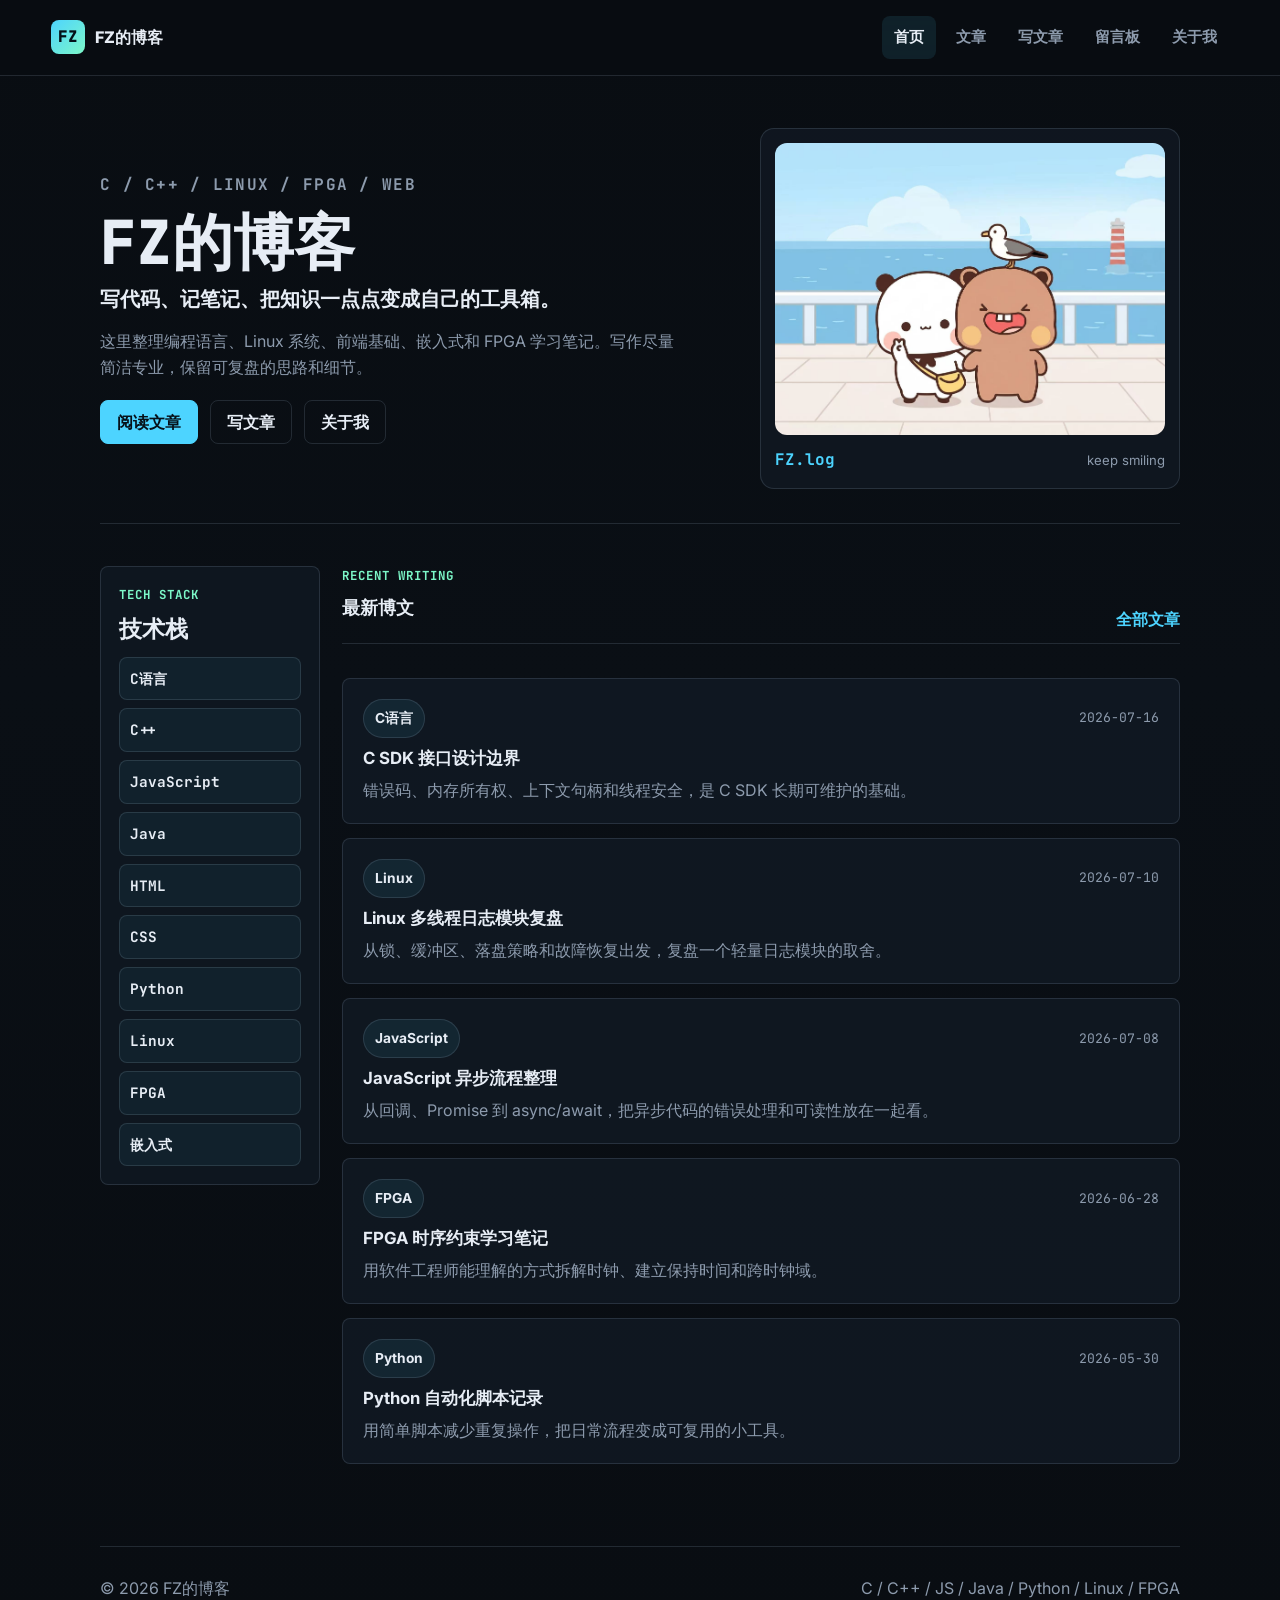
<file: index.html>
<!doctype html>
<html lang="zh-CN">
<head>
  <meta charset="UTF-8" />
  <meta name="viewport" content="width=device-width, initial-scale=1.0" />
  <meta name="description" content="FZ的技术博客，记录 C语言、C++、JavaScript、Java、HTML、CSS、Python、Linux 和 FPGA 学习。" />
  <title>FZ的博客 | Tech Blog</title>
  <link rel="preconnect" href="https://fonts.googleapis.com" />
  <link rel="preconnect" href="https://fonts.gstatic.com" crossorigin />
  <link href="https://fonts.googleapis.com/css2?family=Inter:wght@400;500;600;700;800&amp;family=JetBrains+Mono:wght@400;500;700&amp;display=swap" rel="stylesheet" />
  <link rel="stylesheet" href="styles.css" />
  <link rel="stylesheet" href="fz-overrides.css" />
</head>
<body>
  <header class="topbar">
    <a class="brand" href="index.html" aria-label="FZ的博客首页"><span class="brand-mark">FZ</span><span>FZ的博客</span></a>
    <button class="nav-toggle" type="button" aria-label="打开导航" data-nav-toggle>☰</button>
    <nav class="nav" data-nav>
      <a class="active" href="index.html">首页</a>
      <a href="articles.html">文章</a>
      <a href="write.html">写文章</a>
      <a href="projects.html">留言板</a>

      <a href="about.html">关于我</a>

    </nav>
  </header>

  <main>
    <section class="hero-shell blog-intro avatar-intro">
      <div class="hero-copy">
        <p class="eyebrow">C / C++ / Linux / FPGA / Web</p>
        <h1>FZ的博客</h1>
        <p class="intro-line">写代码、记笔记、把知识一点点变成自己的工具箱。</p>
        <p>这里整理编程语言、Linux 系统、前端基础、嵌入式和 FPGA 学习笔记。写作尽量简洁专业，保留可复盘的思路和细节。</p>
        <div class="hero-actions compact-actions">
          <a class="btn primary" href="articles.html">阅读文章</a>
          <a class="btn ghost" href="write.html">写文章</a>
          <a class="btn ghost" href="about.html">关于我</a>
        </div>
      </div>
      <aside class="avatar-card" aria-label="首页头像">
        <img src="assets/home-friends.png" alt="海边栏杆旁的熊猫和棕熊卡通插画" />
        <div><strong>FZ.log</strong><span>keep smiling</span></div>
      </aside>
    </section>

    <section class="section home-layout" aria-label="首页内容">
      <aside class="stack-sidebar" aria-label="技术栈">
        <p class="kicker">Tech Stack</p>
        <h2>技术栈</h2>
        <div class="stack-list">
          <a href="articles.html?category=C">C语言</a>
          <a href="articles.html?category=CPP">C++</a>
          <a href="articles.html?category=JavaScript">JavaScript</a>
          <a href="articles.html?category=Java">Java</a>
          <a href="articles.html?category=HTML">HTML</a>
          <a href="articles.html?category=CSS">CSS</a>
          <a href="articles.html?category=Python">Python</a>
          <a href="articles.html?category=Linux">Linux</a>
          <a href="articles.html?category=FPGA">FPGA</a>
          <a href="articles.html?category=Embedded">嵌入式</a>
        </div>
      </aside>

      <div class="home-feed">
        <div class="section-head">
          <div>
            <p class="kicker">Recent Writing</p>
            <h2>最新博文</h2>
          </div>
          <a class="text-link" href="articles.html">全部文章</a>
        </div>

        <article class="blog-list-card">
          <div><span class="pill">C语言</span><time>2026-07-16</time></div>
          <h3><a href="articles.html">C SDK 接口设计边界</a></h3>
          <p>错误码、内存所有权、上下文句柄和线程安全，是 C SDK 长期可维护的基础。</p>
        </article>
        <article class="blog-list-card">
          <div><span class="pill">Linux</span><time>2026-07-10</time></div>
          <h3><a href="articles.html">Linux 多线程日志模块复盘</a></h3>
          <p>从锁、缓冲区、落盘策略和故障恢复出发，复盘一个轻量日志模块的取舍。</p>
        </article>
        <article class="blog-list-card">
          <div><span class="pill">JavaScript</span><time>2026-07-08</time></div>
          <h3><a href="articles.html">JavaScript 异步流程整理</a></h3>
          <p>从回调、Promise 到 async/await，把异步代码的错误处理和可读性放在一起看。</p>
        </article>
        <article class="blog-list-card">
          <div><span class="pill">FPGA</span><time>2026-06-28</time></div>
          <h3><a href="articles.html">FPGA 时序约束学习笔记</a></h3>
          <p>用软件工程师能理解的方式拆解时钟、建立保持时间和跨时钟域。</p>
        </article>
        <article class="blog-list-card">
          <div><span class="pill">Python</span><time>2026-05-30</time></div>
          <h3><a href="articles.html">Python 自动化脚本记录</a></h3>
          <p>用简单脚本减少重复操作，把日常流程变成可复用的小工具。</p>
        </article>
      </div>
    </section>
  </main>

  <footer class="footer"><span>© 2026 FZ的博客</span><span>C / C++ / JS / Java / Python / Linux / FPGA</span></footer>
  <script src="script.js"></script>
</body>
</html>
</file>
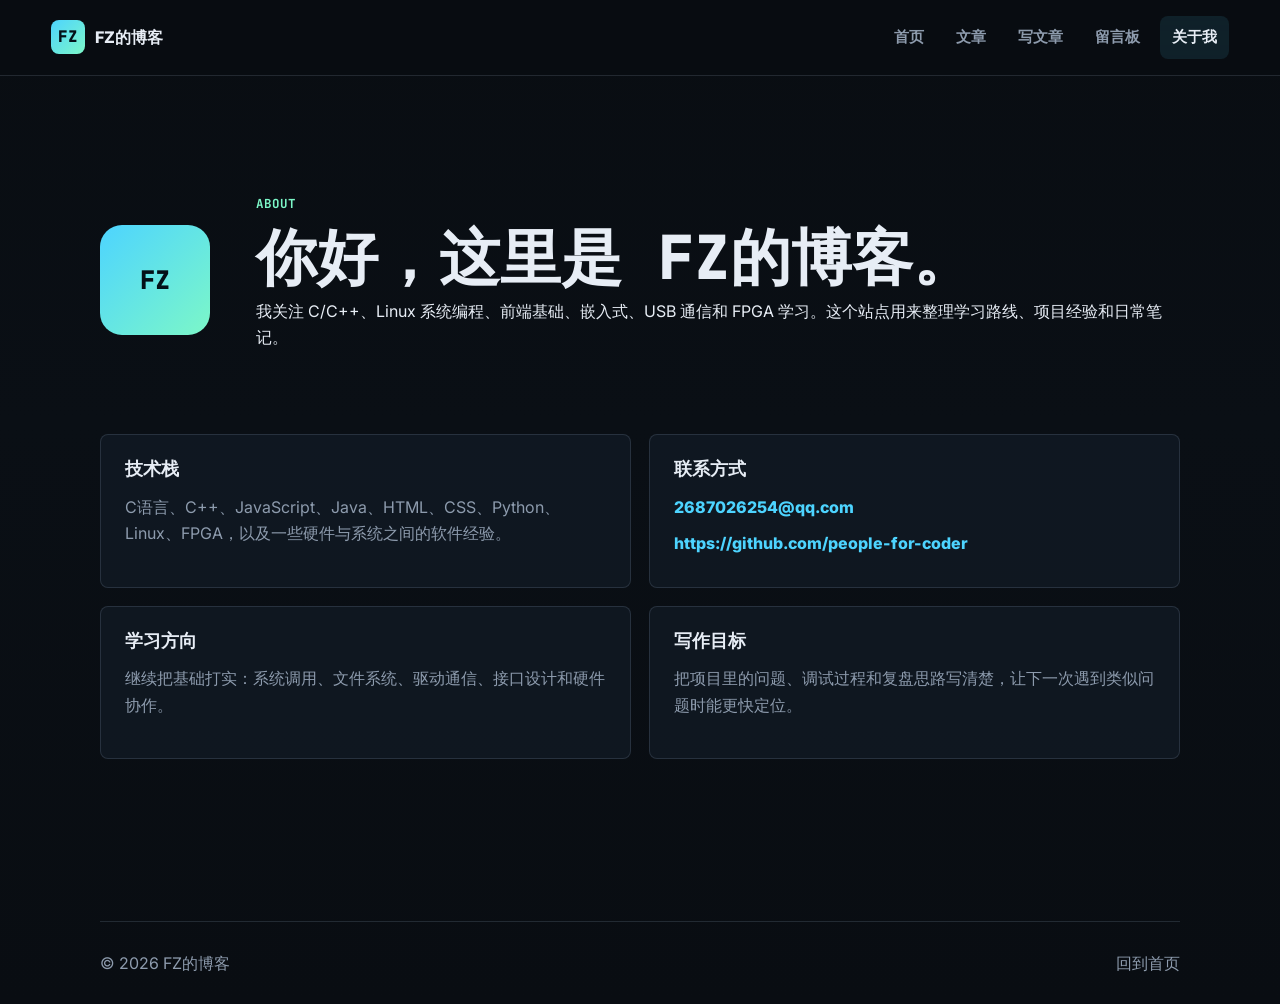
<file: about.html>
<!doctype html>
<html lang="zh-CN">
<head>
  <meta charset="UTF-8" />
  <meta name="viewport" content="width=device-width, initial-scale=1.0" />
  <title>关于我 | FZ的博客</title>
  <link rel="preconnect" href="https://fonts.googleapis.com" />
  <link rel="preconnect" href="https://fonts.gstatic.com" crossorigin />
  <link href="https://fonts.googleapis.com/css2?family=Inter:wght@400;500;600;700;800&amp;family=JetBrains+Mono:wght@400;500;700&amp;display=swap" rel="stylesheet" />
  <link rel="stylesheet" href="styles.css" />
  <link rel="stylesheet" href="fz-overrides.css" />
</head>
<body>
  <header class="topbar">
    <a class="brand" href="index.html"><span class="brand-mark">FZ</span><span>FZ的博客</span></a>
    <button class="nav-toggle" type="button" aria-label="打开导航" data-nav-toggle>☰</button>
    <nav class="nav" data-nav><a href="index.html">首页</a><a href="articles.html">文章</a><a href="write.html">写文章</a><a href="projects.html">留言板</a><a class="active" href="about.html">关于我</a></nav>
  </header>
  <main class="page">
    <section class="about-hero">
      <div class="avatar large">FZ</div>
      <div>
        <p class="kicker">About</p>
        <h1>你好，这里是 FZ的博客。</h1>
        <p>我关注 C/C++、Linux 系统编程、前端基础、嵌入式、USB 通信和 FPGA 学习。这个站点用来整理学习路线、项目经验和日常笔记。</p>
      </div>
    </section>
    <section class="section grid-2">
      <article class="panel">
        <h2>技术栈</h2>
        <p>C语言、C++、JavaScript、Java、HTML、CSS、Python、Linux、FPGA，以及一些硬件与系统之间的软件经验。</p>
      </article>
      <article class="panel">
        <h2>联系方式</h2>
        <div class="contact-links">
          <a href="mailto:2687026254@qq.com">2687026254@qq.com</a>
          <a href="https://github.com/people-for-coder" target="_blank" rel="noreferrer">https://github.com/people-for-coder</a>
        </div>
      </article>
      <article class="panel">
        <h2>学习方向</h2>
        <p>继续把基础打实：系统调用、文件系统、驱动通信、接口设计和硬件协作。</p>
      </article>
      <article class="panel">
        <h2>写作目标</h2>
        <p>把项目里的问题、调试过程和复盘思路写清楚，让下一次遇到类似问题时能更快定位。</p>
      </article>
    </section>
  </main>
  <footer class="footer"><span>© 2026 FZ的博客</span><a href="index.html">回到首页</a></footer>
  <script src="script.js"></script>
</body>
</html>
</file>
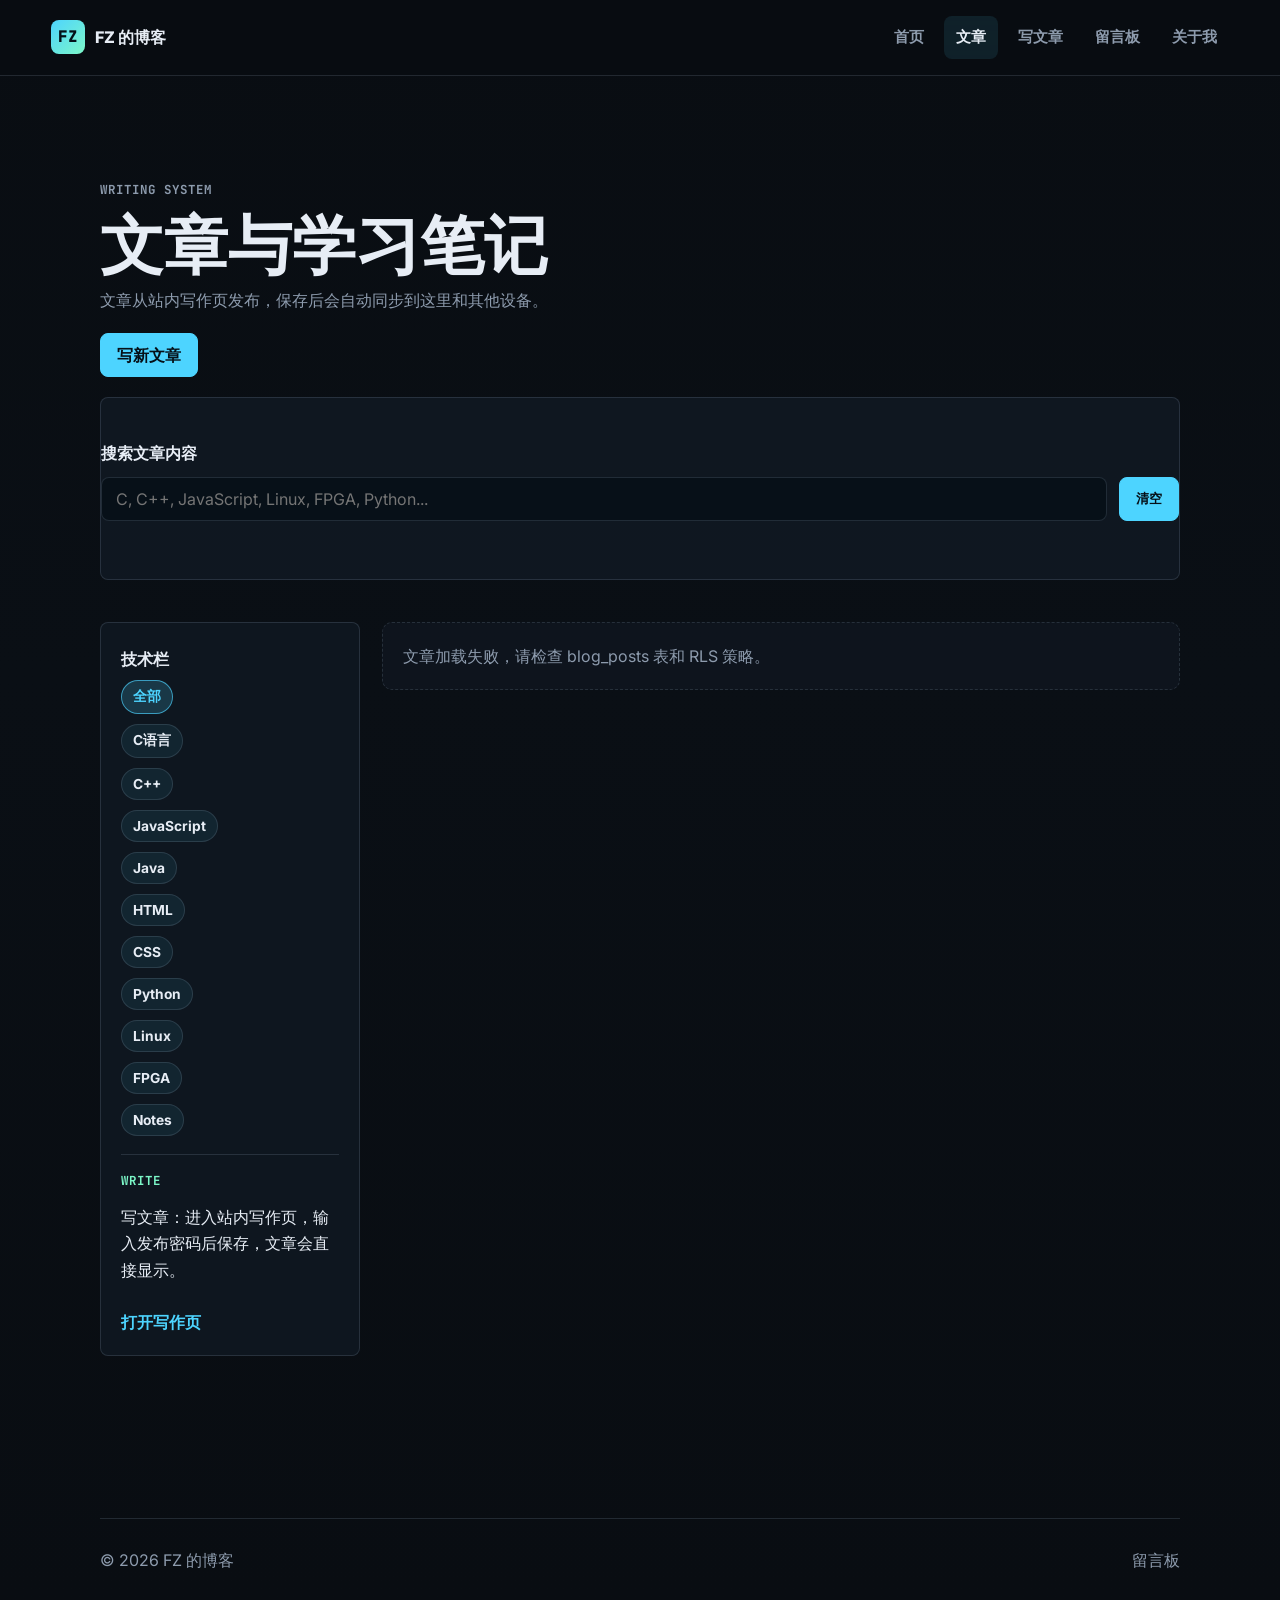
<file: articles.html>
<!doctype html>
<html lang="zh-CN">
<head>
  <meta charset="UTF-8" />
  <meta name="viewport" content="width=device-width, initial-scale=1.0" />
  <title>文章 | FZ 的博客</title>
  <link rel="preconnect" href="https://fonts.googleapis.com" />
  <link rel="preconnect" href="https://fonts.gstatic.com" crossorigin />
  <link href="https://fonts.googleapis.com/css2?family=Inter:wght@400;500;600;700;800&amp;family=JetBrains+Mono:wght@400;500;700&amp;display=swap" rel="stylesheet" />
  <link rel="stylesheet" href="styles.css" />
  <link rel="stylesheet" href="fz-overrides.css" />
</head>
<body>
  <header class="topbar">
    <a class="brand" href="index.html"><span class="brand-mark">FZ</span><span>FZ 的博客</span></a>
    <button class="nav-toggle" type="button" aria-label="打开导航" data-nav-toggle>☰</button>
    <nav class="nav" data-nav>
      <a href="index.html">首页</a>
      <a class="active" href="articles.html">文章</a>
      <a href="write.html">写文章</a>
      <a href="projects.html">留言板</a>
      <a href="about.html">关于我</a>
    </nav>
  </header>

  <main class="page">
    <section class="page-title">
      <p class="kicker">Writing System</p>
      <h1>文章与学习笔记</h1>
      <p>文章从站内写作页发布，保存后会自动同步到这里和其他设备。</p>
      <div class="hero-actions compact-actions">
        <a class="btn primary" href="write.html">写新文章</a>
      </div>
    </section>

    <section class="section search-panel">
      <label for="searchInput">搜索文章内容</label>
      <div class="search-row">
        <input id="searchInput" type="search" placeholder="C, C++, JavaScript, Linux, FPGA, Python..." data-blog-search-input />
        <button class="btn primary" type="button" data-blog-clear-search>清空</button>
      </div>
      <div class="search-results" data-blog-search-results></div>
    </section>

    <section class="section layout-sidebar">
      <aside class="sidebar">
        <h2>技术栏</h2>
        <div class="tag-cloud vertical" data-blog-filter-group>
          <button class="active" data-filter="all">全部</button>
          <button data-filter="C">C语言</button>
          <button data-filter="CPP">C++</button>
          <button data-filter="JavaScript">JavaScript</button>
          <button data-filter="Java">Java</button>
          <button data-filter="HTML">HTML</button>
          <button data-filter="CSS">CSS</button>
          <button data-filter="Python">Python</button>
          <button data-filter="Linux">Linux</button>
          <button data-filter="FPGA">FPGA</button>
          <button data-filter="Notes">Notes</button>
        </div>
        <div class="writer-note">
          <p class="kicker">Write</p>
          <p>写文章：进入站内写作页，输入发布密码后保存，文章会直接显示。</p>
          <a class="text-link" href="write.html">打开写作页</a>
        </div>
      </aside>

      <div class="article-list" data-dynamic-article-list>
        <p class="message-empty">正在加载文章...</p>
      </div>
    </section>
  </main>

  <footer class="footer">
    <span>© 2026 FZ 的博客</span>
    <a href="projects.html">留言板</a>
  </footer>
  <script src="config.js"></script>
  <script src="script.js"></script>
  <script src="blog.js"></script>
</body>
</html>
</file>
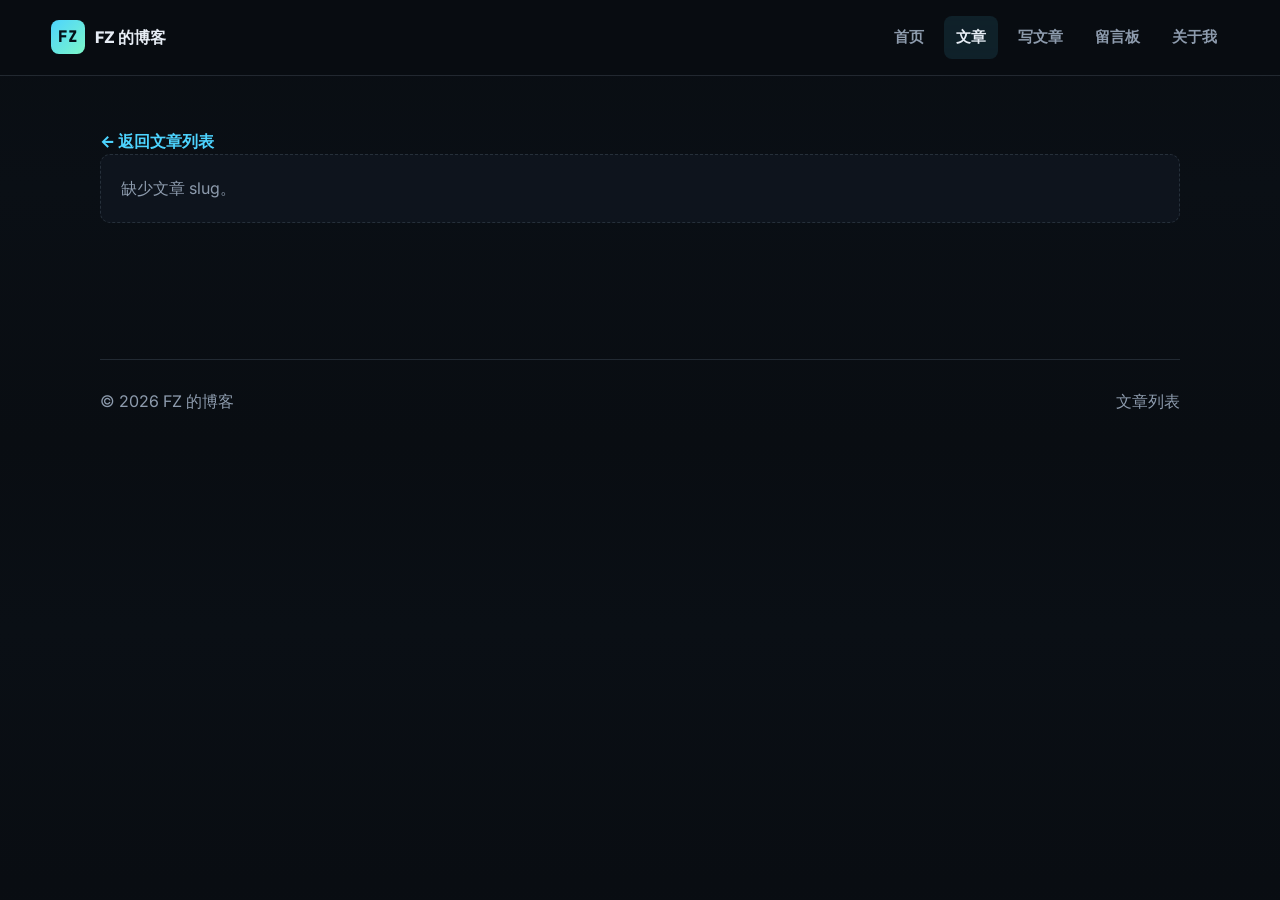
<file: post.html>
<!doctype html>
<html lang="zh-CN">
<head>
  <meta charset="UTF-8" />
  <meta name="viewport" content="width=device-width, initial-scale=1.0" />
  <title>文章 | FZ 的博客</title>
  <link rel="preconnect" href="https://fonts.googleapis.com" />
  <link rel="preconnect" href="https://fonts.gstatic.com" crossorigin />
  <link href="https://fonts.googleapis.com/css2?family=Inter:wght@400;500;600;700;800&amp;family=JetBrains+Mono:wght@400;500;700&amp;display=swap" rel="stylesheet" />
  <link rel="stylesheet" href="styles.css" />
  <link rel="stylesheet" href="fz-overrides.css" />
</head>
<body>
  <header class="topbar">
    <a class="brand" href="index.html"><span class="brand-mark">FZ</span><span>FZ 的博客</span></a>
    <button class="nav-toggle" type="button" aria-label="打开导航" data-nav-toggle>☰</button>
    <nav class="nav" data-nav>
      <a href="index.html">首页</a>
      <a class="active" href="articles.html">文章</a>
      <a href="write.html">写文章</a>
      <a href="projects.html">留言板</a>
      <a href="about.html">关于我</a>
    </nav>
  </header>

  <main class="page article-page">
    <a class="back-link" href="articles.html">← 返回文章列表</a>
    <article data-post-detail>
      <section class="article-hero">
        <p class="kicker">Post</p>
        <h1>正在加载文章...</h1>
      </section>
    </article>

    <section class="section comments-section" data-comments-section hidden>
      <div class="section-head">
        <div>
          <p class="kicker">Comments</p>
          <h2>评论</h2>
        </div>
      </div>

      <form class="comment-form" data-comment-form>
        <label>
          昵称
          <input type="text" name="author_name" maxlength="40" minlength="2" placeholder="你的昵称" required />
        </label>
        <label>
          评论内容
          <textarea name="content" rows="4" maxlength="1200" minlength="2" placeholder="写下你的想法。" required></textarea>
        </label>
        <div class="composer-actions">
          <p data-comment-status aria-live="polite"></p>
          <button class="btn primary" type="submit">发表评论</button>
        </div>
      </form>

      <div class="comments-list" data-comments-list>
        <p class="message-empty">正在加载评论...</p>
      </div>
    </section>
  </main>

  <footer class="footer">
    <span>© 2026 FZ 的博客</span>
    <a href="articles.html">文章列表</a>
  </footer>
  <script src="config.js"></script>
  <script src="script.js"></script>
  <script src="blog.js"></script>
</body>
</html>
</file>
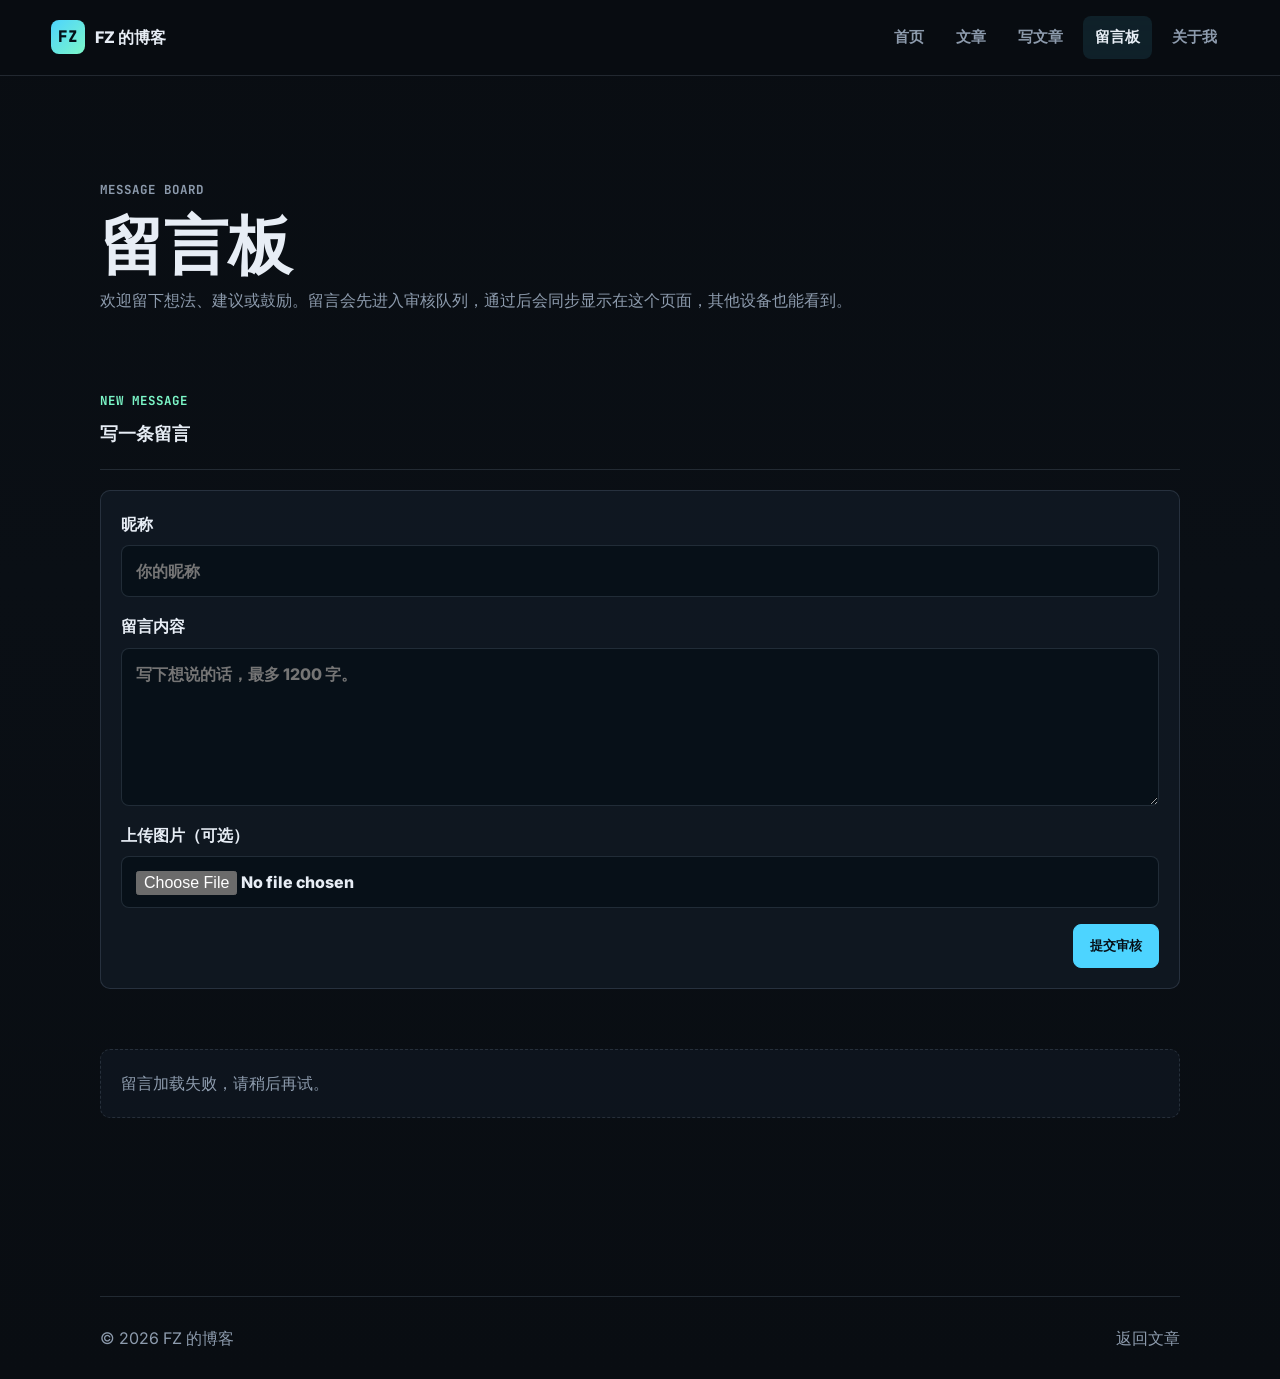
<file: projects.html>
<!doctype html>
<html lang="zh-CN">
<head>
  <meta charset="UTF-8" />
  <meta name="viewport" content="width=device-width, initial-scale=1.0" />
  <title>留言板 | FZ 的博客</title>
  <link rel="preconnect" href="https://fonts.googleapis.com" />
  <link rel="preconnect" href="https://fonts.gstatic.com" crossorigin />
  <link href="https://fonts.googleapis.com/css2?family=Inter:wght@400;500;600;700;800&amp;family=JetBrains+Mono:wght@400;500;700&amp;display=swap" rel="stylesheet" />
  <link rel="stylesheet" href="styles.css" />
  <link rel="stylesheet" href="fz-overrides.css" />
</head>
<body>
  <header class="topbar">
    <a class="brand" href="index.html"><span class="brand-mark">FZ</span><span>FZ 的博客</span></a>
    <button class="nav-toggle" type="button" aria-label="打开导航" data-nav-toggle>☰</button>
    <nav class="nav" data-nav>
      <a href="index.html">首页</a>
      <a href="articles.html">文章</a>
      <a href="write.html">写文章</a>
      <a class="active" href="projects.html">留言板</a>
      <a href="about.html">关于我</a>
    </nav>
  </header>

  <main class="page">
    <section class="page-title">
      <p class="kicker">Message Board</p>
      <h1>留言板</h1>
      <p>欢迎留下想法、建议或鼓励。留言会先进入审核队列，通过后会同步显示在这个页面，其他设备也能看到。</p>
    </section>

    <section class="section guestbook-composer" aria-label="写留言">
      <div class="section-head">
        <div>
          <p class="kicker">New Message</p>
          <h2>写一条留言</h2>
        </div>
      </div>
      <form class="message-form" data-message-form>
        <label>
          昵称
          <input type="text" name="author_name" maxlength="40" minlength="2" placeholder="你的昵称" required />
        </label>
        <label>
          留言内容
          <textarea name="content" rows="5" maxlength="1200" minlength="4" placeholder="写下想说的话，最多 1200 字。" required></textarea>
        </label>
        <label>
          上传图片（可选）
          <input type="file" name="image" accept="image/*" data-message-image />
        </label>
        <div class="message-preview is-hidden" data-message-preview>
          <img alt="上传图片预览" data-message-preview-image />
          <button class="btn ghost" type="button" data-clear-message-image>移除图片</button>
        </div>
        <div class="composer-actions">
          <p data-message-status aria-live="polite"></p>
          <button class="btn primary" type="submit">提交审核</button>
        </div>
      </form>
    </section>

    <section class="section guestbook-list" aria-label="留言列表">
      <div class="guestbook-remote-list" data-remote-messages>
        <p class="message-empty">正在加载留言...</p>
      </div>
    </section>
  </main>

  <footer class="footer"><span>© 2026 FZ 的博客</span><a href="articles.html">返回文章</a></footer>
  <script src="config.js"></script>
  <script src="script.js"></script>
</body>
</html>
</file>
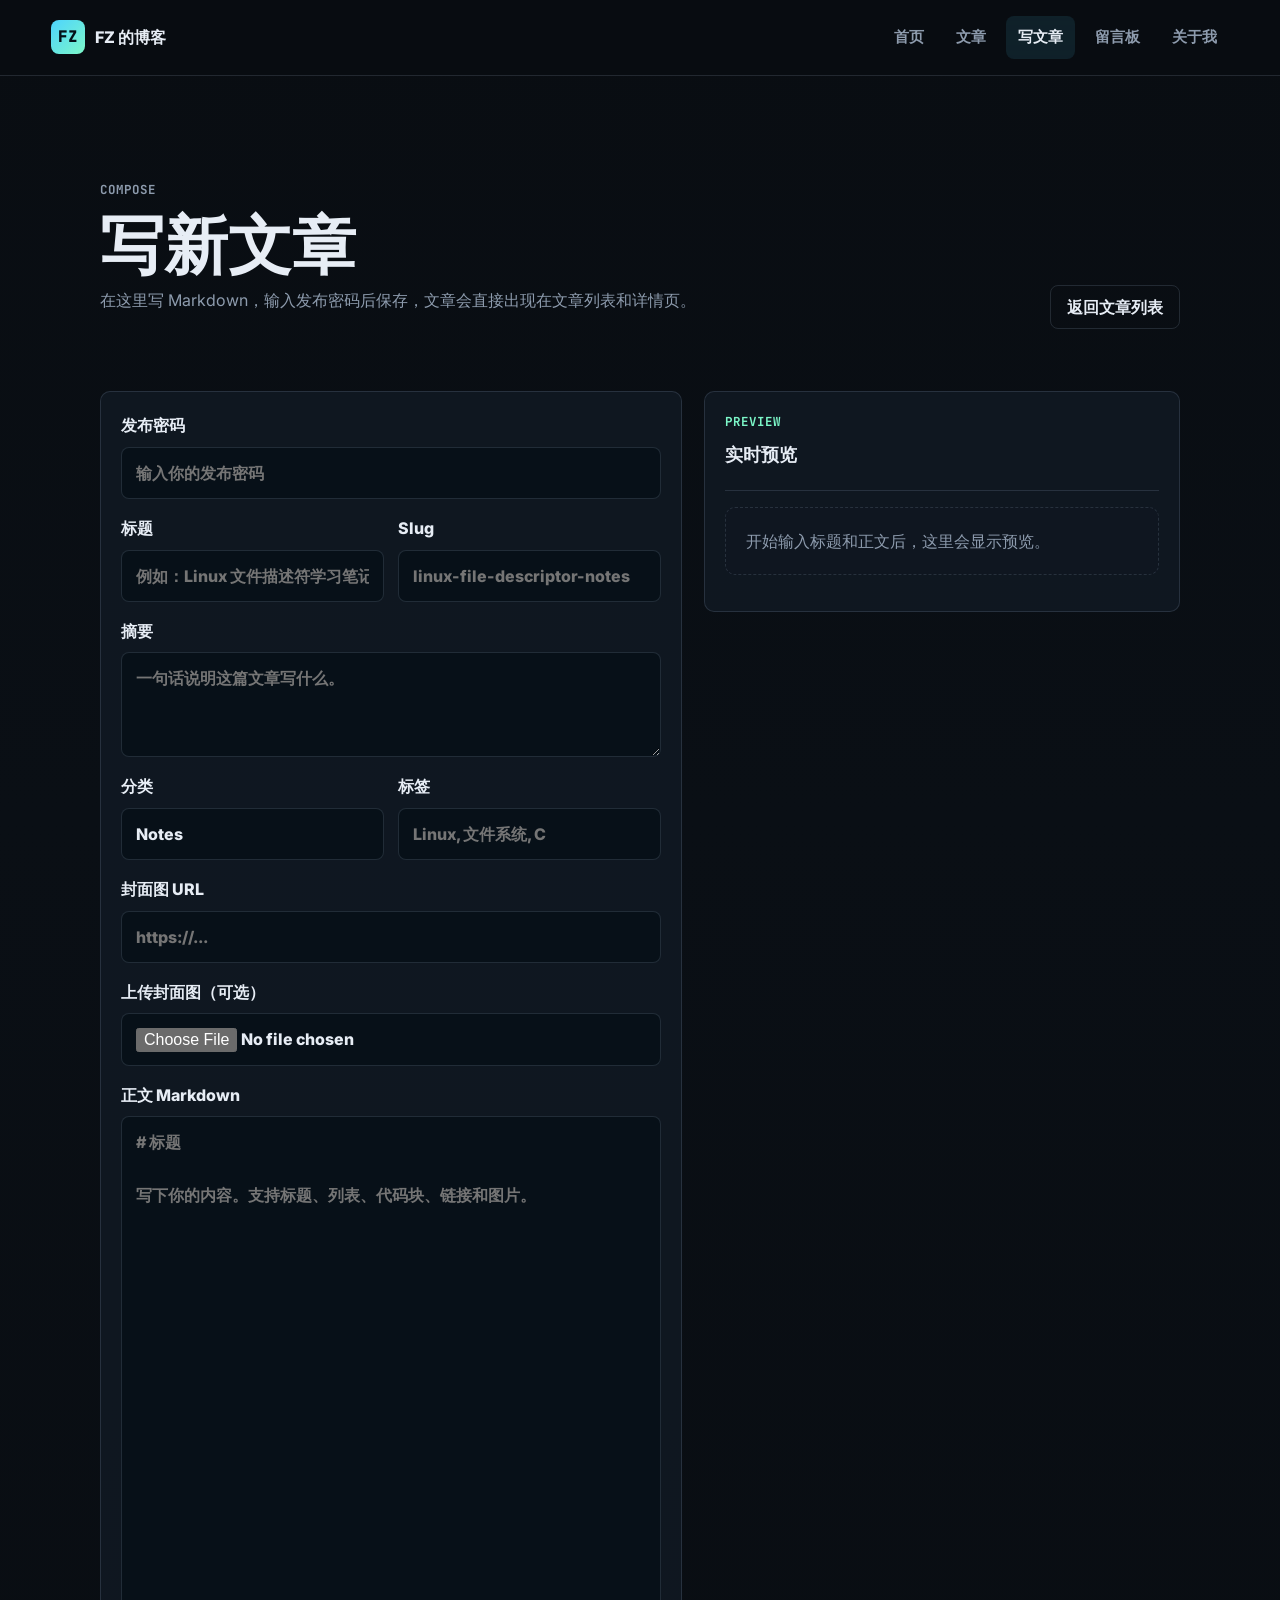
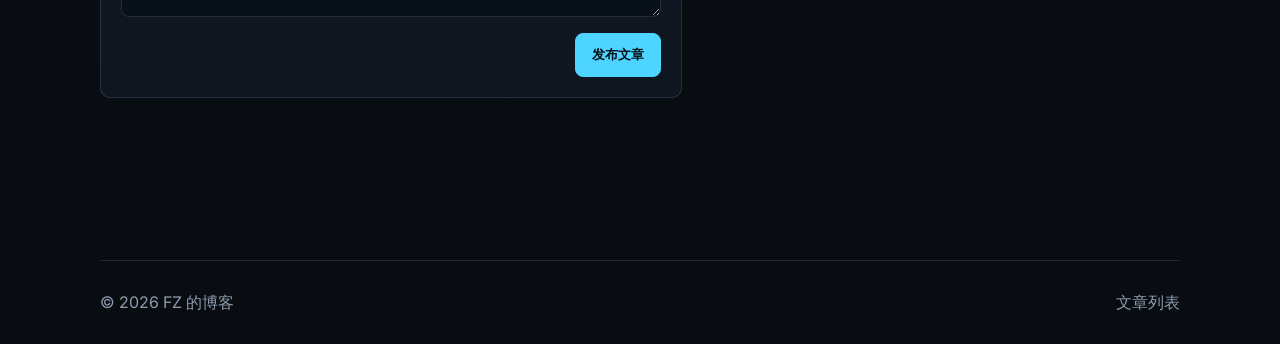
<file: write.html>
<!doctype html>
<html lang="zh-CN">
<head>
  <meta charset="UTF-8" />
  <meta name="viewport" content="width=device-width, initial-scale=1.0" />
  <title>写文章 | FZ 的博客</title>
  <link rel="preconnect" href="https://fonts.googleapis.com" />
  <link rel="preconnect" href="https://fonts.gstatic.com" crossorigin />
  <link href="https://fonts.googleapis.com/css2?family=Inter:wght@400;500;600;700;800&amp;family=JetBrains+Mono:wght@400;500;700&amp;display=swap" rel="stylesheet" />
  <link rel="stylesheet" href="styles.css" />
  <link rel="stylesheet" href="fz-overrides.css" />
</head>
<body>
  <header class="topbar">
    <a class="brand" href="index.html"><span class="brand-mark">FZ</span><span>FZ 的博客</span></a>
    <button class="nav-toggle" type="button" aria-label="打开导航" data-nav-toggle>☰</button>
    <nav class="nav" data-nav>
      <a href="index.html">首页</a>
      <a href="articles.html">文章</a>
      <a class="active" href="write.html">写文章</a>
      <a href="projects.html">留言板</a>
      <a href="about.html">关于我</a>
    </nav>
  </header>

  <main class="page writer-page">
    <section class="page-title writer-title">
      <div>
        <p class="kicker">Compose</p>
        <h1>写新文章</h1>
        <p>在这里写 Markdown，输入发布密码后保存，文章会直接出现在文章列表和详情页。</p>
      </div>
      <a class="btn ghost" href="articles.html">返回文章列表</a>
    </section>

    <section class="section writer-layout">
      <form class="writer-form" data-post-form>
        <label>
          发布密码
          <input type="password" name="writer_secret" autocomplete="current-password" placeholder="输入你的发布密码" required />
        </label>

        <div class="writer-grid">
          <label>
            标题
            <input type="text" name="title" maxlength="120" minlength="2" placeholder="例如：Linux 文件描述符学习笔记" required data-post-title />
          </label>
          <label>
            Slug
            <input type="text" name="slug" maxlength="120" pattern="[a-z0-9]+(?:-[a-z0-9]+)*" placeholder="linux-file-descriptor-notes" required data-post-slug />
          </label>
        </div>

        <label>
          摘要
          <textarea name="summary" rows="3" maxlength="500" placeholder="一句话说明这篇文章写什么。"></textarea>
        </label>

        <div class="writer-grid">
          <label>
            分类
            <select name="category">
              <option>C</option>
              <option>CPP</option>
              <option>JavaScript</option>
              <option>Java</option>
              <option>HTML</option>
              <option>CSS</option>
              <option>Python</option>
              <option>Linux</option>
              <option>FPGA</option>
              <option selected>Notes</option>
            </select>
          </label>
          <label>
            标签
            <input type="text" name="tags" placeholder="Linux, 文件系统, C" />
          </label>
        </div>

        <label>
          封面图 URL
          <input type="url" name="cover_image_url" placeholder="https://..." data-cover-url />
        </label>

        <label>
          上传封面图（可选）
          <input type="file" name="cover_image" accept="image/*" data-cover-file />
        </label>

        <div class="message-preview is-hidden" data-cover-preview>
          <img alt="封面图预览" data-cover-preview-image />
          <button class="btn ghost" type="button" data-clear-cover>移除封面</button>
        </div>

        <label>
          正文 Markdown
          <textarea name="content_markdown" rows="18" minlength="1" placeholder="# 标题&#10;&#10;写下你的内容。支持标题、列表、代码块、链接和图片。" required data-post-content></textarea>
        </label>

        <div class="composer-actions">
          <p data-post-status aria-live="polite"></p>
          <button class="btn primary" type="submit">发布文章</button>
        </div>
      </form>

      <aside class="writer-preview" aria-label="文章预览">
        <div class="section-head">
          <div>
            <p class="kicker">Preview</p>
            <h2>实时预览</h2>
          </div>
        </div>
        <article data-post-preview>
          <p class="message-empty">开始输入标题和正文后，这里会显示预览。</p>
        </article>
      </aside>
    </section>
  </main>

  <footer class="footer">
    <span>© 2026 FZ 的博客</span>
    <a href="articles.html">文章列表</a>
  </footer>
  <script src="config.js"></script>
  <script src="script.js"></script>
  <script src="blog.js"></script>
  <script src="writer.js"></script>
</body>
</html>
</file>
<file: styles.css>
@charset "UTF-8";

:root {
  color-scheme: dark;
  --bg: #090d12;
  --bg-2: #0d131b;
  --panel: #111923;
  --panel-2: #151f2b;
  --text: #e7edf5;
  --muted: #8d9bad;
  --line: rgba(151, 169, 191, 0.18);
  --accent: #4dd4ff;
  --accent-2: #7cf7c8;
  --warn: #f2b866;
  --code: #071018;
  --shadow: 0 24px 80px rgba(0, 0, 0, 0.34);
  --mono: "JetBrains Mono", Consolas, monospace;
  --sans: Inter, system-ui, -apple-system, BlinkMacSystemFont, "Segoe UI", sans-serif;
}
* { box-sizing: border-box; }
html { scroll-behavior: smooth; }
body { margin: 0; background: linear-gradient(180deg, #090d12 0%, #0a0f15 42%, #090d12 100%); color: var(--text); font-family: var(--sans); line-height: 1.65; }
a { color: inherit; text-decoration: none; }
a:focus-visible,
button:focus-visible,
input:focus-visible {
  outline: 2px solid var(--accent);
  outline-offset: 3px;
}
img { max-width: 100%; display: block; }
.topbar { position: sticky; top: 0; z-index: 50; display: flex; align-items: center; justify-content: space-between; gap: 22px; padding: 16px clamp(18px, 4vw, 52px); background: rgba(9, 13, 18, .82); border-bottom: 1px solid var(--line); backdrop-filter: blur(18px); }
.topbar.is-scrolled { background: rgba(9, 13, 18, .94); box-shadow: 0 10px 30px rgba(0, 0, 0, .24); }
.brand { display: inline-flex; align-items: center; gap: 10px; font-weight: 800; letter-spacing: 0; }
.brand-mark, .avatar { display: grid; place-items: center; background: linear-gradient(135deg, var(--accent), var(--accent-2)); color: #041018; font-family: var(--mono); font-weight: 800; }
.brand-mark { width: 34px; height: 34px; border-radius: 8px; }
.nav { display: flex; align-items: center; gap: 8px; }
.nav a { padding: 9px 12px; border-radius: 8px; color: var(--muted); font-size: .94rem; font-weight: 700; }
.nav a:hover, .nav a.active { background: rgba(77, 212, 255, .1); color: var(--text); }
.nav-toggle { display: none; width: 40px; height: 40px; border: 1px solid var(--line); border-radius: 8px; background: var(--panel); color: var(--text); }
main { width: min(1080px, calc(100% - 36px)); margin: 0 auto; }
.hero-shell { min-height: 680px; display: grid; grid-template-columns: minmax(0, 1.02fr) minmax(340px, .78fr); gap: clamp(28px, 6vw, 72px); align-items: center; padding: 74px 0 54px; }
.blog-intro { min-height: auto; grid-template-columns: minmax(0, 1fr) 360px; align-items: start; gap: 28px; padding: 52px 0 34px; border-bottom: 1px solid var(--line); }
.blog-intro .hero-copy { max-width: 680px; }
.eyebrow, .kicker { margin: 0 0 12px; color: var(--accent-2); font-family: var(--mono); font-size: .78rem; font-weight: 700; letter-spacing: .08em; text-transform: uppercase; }
h1, h2, h3, p { margin-top: 0; }
h1 { margin-bottom: 20px; font-size: clamp(2.8rem, 7vw, 6.5rem); line-height: .96; letter-spacing: 0; }
.blog-intro h1 { margin-bottom: 8px; font-size: clamp(2.25rem, 5vw, 3.8rem); line-height: 1.04; font-family: var(--mono); font-weight: 800; }
h2 { font-size: clamp(1.7rem, 3vw, 2.7rem); line-height: 1.1; letter-spacing: 0; }
h3 { font-size: 1.22rem; line-height: 1.25; }
.hero-copy p { max-width: 680px; color: var(--muted); font-size: 1.1rem; }
.blog-intro .hero-copy p:not(.eyebrow):not(.intro-line) { max-width: 620px; font-size: 1rem; }
.intro-line { margin-bottom: 12px; color: var(--text) !important; font-size: clamp(1.05rem, 2vw, 1.35rem) !important; font-weight: 700; }
.hero-actions, .search-row { display: flex; flex-wrap: wrap; gap: 12px; }
.compact-actions { margin-top: 20px; }
.btn { display: inline-flex; align-items: center; justify-content: center; min-height: 44px; border: 1px solid var(--line); border-radius: 8px; padding: 0 16px; font-weight: 800; cursor: pointer; }
.btn.primary { background: var(--accent); border-color: var(--accent); color: #061018; }
.btn.ghost { background: transparent; color: var(--text); }
.terminal-card { border: 1px solid var(--line); border-radius: 8px; background: linear-gradient(180deg, rgba(21, 31, 43, .92), rgba(7, 16, 24, .96)); box-shadow: var(--shadow); overflow: hidden; }
.compact-terminal { box-shadow: none; }
.terminal-bar { display: flex; gap: 8px; padding: 14px; border-bottom: 1px solid var(--line); }
.terminal-bar span { width: 10px; height: 10px; border-radius: 50%; background: var(--accent); }
.terminal-bar span:nth-child(2) { background: var(--warn); } .terminal-bar span:nth-child(3) { background: var(--accent-2); }
pre { overflow: auto; margin: 0; padding: 22px; background: var(--code); border-radius: 8px; }
.compact-terminal pre { padding: 18px; }
code { font-family: var(--mono); color: #d9f7ff; font-size: .92rem; }
.section { padding: 42px 0; }
.page { padding: 52px 0 80px; }
.page-title { padding: 52px 0 20px; max-width: 850px; }
.page-title h1 { font-size: clamp(2.4rem, 5vw, 4.6rem); }
.page-title p, .panel p, .list-card p, .post-card p, .project-card p, .article-body p, li { color: var(--muted); }
.grid-2 { display: grid; grid-template-columns: repeat(2, minmax(0, 1fr)); gap: 18px; }
.panel, .post-card, .list-card, .project-card, .search-panel { border: 1px solid var(--line); border-radius: 8px; background: rgba(17, 25, 35, .86); box-shadow: none; }
.panel { padding: 28px; }
.profile-panel { display: grid; grid-template-columns: 86px 1fr; gap: 22px; align-items: start; }
.avatar { width: 72px; height: 72px; border-radius: 16px; }
.avatar.large { width: 110px; height: 110px; border-radius: 22px; font-size: 1.6rem; }
.direction-panel .metric-grid { margin-top: 8px; }
.metric-grid { display: grid; grid-template-columns: repeat(2, minmax(0, 1fr)); gap: 12px; }
.metric-grid div { padding: 16px; border: 1px solid var(--line); border-radius: 8px; background: rgba(255,255,255,.025); }
.metric-grid strong { display: block; color: var(--accent); font-family: var(--mono); font-size: 1.25rem; }
.metric-grid span { color: var(--muted); font-size: .9rem; }
.section-head { display: flex; justify-content: space-between; align-items: end; gap: 22px; margin-bottom: 20px; padding-bottom: 10px; border-bottom: 1px solid var(--line); }
.text-link { color: var(--accent); font-weight: 800; }
.tag-cloud { display: flex; flex-wrap: wrap; gap: 10px; }
.tag-cloud a, .tag-cloud span, .tag-cloud button, .tags span, .pill { border: 1px solid var(--line); border-radius: 999px; background: rgba(77, 212, 255, .08); color: var(--text); padding: 7px 11px; font-size: .86rem; font-weight: 700; }
.tag-cloud.large a { padding: 12px 15px; }
.tag-cloud.vertical { align-items: flex-start; flex-direction: column; }
.tag-cloud button { cursor: pointer; font-family: inherit; }
.tag-cloud button.active { border-color: rgba(77, 212, 255, .65); background: rgba(77, 212, 255, .18); color: var(--accent); }
.card-grid, .project-grid { display: grid; grid-template-columns: repeat(3, minmax(0, 1fr)); gap: 18px; }
.post-card, .project-card { min-height: 230px; padding: 24px; display: flex; flex-direction: column; gap: 14px; }
.post-card.featured { background: linear-gradient(135deg, rgba(77, 212, 255, .18), rgba(124, 247, 200, .08)); }
time { color: var(--muted); font-family: var(--mono); font-size: .82rem; }
.project-strip { display: grid; grid-template-columns: repeat(3, 1fr); gap: 12px; }
.project-strip a { padding: 20px; border: 1px solid var(--line); border-radius: 8px; background: var(--panel); }
.project-strip strong { display: block; margin-bottom: 8px; }
.project-strip span { color: var(--muted); }
.search-panel { padding: 22px; }
.search-panel label { display: block; margin-bottom: 10px; font-weight: 800; }
input[type="search"] { flex: 1 1 260px; min-height: 44px; border: 1px solid var(--line); border-radius: 8px; background: #071018; color: var(--text); padding: 0 14px; font: inherit; }
.search-results { display: grid; gap: 10px; margin-top: 16px; }
.search-result { padding: 14px; border: 1px solid var(--line); border-radius: 8px; background: rgba(255,255,255,.03); }
.layout-sidebar { display: grid; grid-template-columns: 260px 1fr; gap: 22px; align-items: start; }
.sidebar { position: sticky; top: 92px; border: 1px solid var(--line); border-radius: 8px; padding: 20px; background: rgba(17, 25, 35, .82); }
.sidebar h2 { font-size: 1rem; margin: 8px 0 12px; }
.article-list { display: grid; gap: 14px; }
.list-card { padding: 22px; }
.list-card > div:first-child { display: flex; justify-content: space-between; gap: 12px; align-items: center; }
.tags { display: flex; flex-wrap: wrap; gap: 8px; }
.article-page { max-width: 1120px; }
.article-hero { padding: 54px 0 24px; }
.article-hero h1 { font-size: clamp(2.2rem, 5vw, 4.9rem); }
.back-link { color: var(--accent); font-weight: 800; }
.article-meta { display: flex; flex-wrap: wrap; gap: 12px; color: var(--muted); }
.article-layout { display: grid; grid-template-columns: 220px 1fr; gap: 34px; align-items: start; }
.toc { position: sticky; top: 92px; display: grid; gap: 10px; border: 1px solid var(--line); border-radius: 8px; padding: 18px; background: rgba(17,25,35,.82); }
.toc a { color: var(--muted); }
.article-body { min-width: 0; padding-bottom: 80px; }
.article-body.solo { max-width: 820px; }
.article-body h2 { margin-top: 34px; font-size: 1.7rem; }
blockquote { margin: 24px 0; padding: 18px 20px; border-left: 3px solid var(--accent); background: rgba(77, 212, 255, .08); color: var(--text); }
.article-image { margin: 28px 0; border: 1px solid var(--line); border-radius: 8px; overflow: hidden; background: var(--panel); }
.article-image img { width: 100%; aspect-ratio: 16/8; object-fit: cover; }
figcaption { padding: 12px 16px; color: var(--muted); font-size: .9rem; }
.article-nav { display: flex; justify-content: space-between; gap: 14px; margin-top: 34px; }
.article-nav a { padding: 14px; border: 1px solid var(--line); border-radius: 8px; color: var(--accent); font-weight: 800; }
.archive-year h2 { color: var(--accent); font-family: var(--mono); }
.archive-month { margin: 0 0 28px; padding: 20px; border: 1px solid var(--line); border-radius: 8px; background: var(--panel); }
.archive-month a { display: grid; grid-template-columns: 80px 1fr auto; gap: 14px; padding: 12px 0; border-top: 1px solid var(--line); }
.archive-month em { color: var(--accent-2); font-style: normal; }
.about-hero { display: grid; grid-template-columns: 130px 1fr; gap: 26px; align-items: center; padding: 66px 0 26px; }
.footer { display: flex; justify-content: space-between; gap: 18px; width: min(1080px, calc(100% - 36px)); margin: 40px auto 0; padding: 28px 0; border-top: 1px solid var(--line); color: var(--muted); }
.is-hidden { display: none !important; }
@media (max-width: 900px) { .nav-toggle { display: inline-grid; place-items: center; } .nav { position: absolute; top: 66px; right: 18px; left: 18px; display: none; flex-direction: column; align-items: stretch; padding: 14px; border: 1px solid var(--line); border-radius: 8px; background: #0b1118; } .nav.open { display: flex; } .hero-shell, .blog-intro, .grid-2, .layout-sidebar, .article-layout, .about-hero { grid-template-columns: 1fr; } .sidebar, .toc { position: static; } .card-grid, .project-grid, .project-strip { grid-template-columns: 1fr; } .section-head, .article-nav, .footer { flex-direction: column; align-items: flex-start; } .blog-intro { padding-top: 36px; } .blog-intro h1 { font-size: clamp(2.1rem, 10vw, 3.2rem); } }
@media (max-width: 560px) { main, .footer { width: min(100% - 24px, 1200px); } .topbar { padding-inline: 12px; } .brand span:last-child { display: none; } .hero-shell { min-height: auto; padding-top: 42px; } .metric-grid { grid-template-columns: 1fr; } .profile-panel { grid-template-columns: 1fr; } .archive-month a { grid-template-columns: 1fr; gap: 4px; } }
@media (prefers-reduced-motion: reduce) { html { scroll-behavior: auto; } *, *::before, *::after { transition-duration: .01ms !important; animation-duration: .01ms !important; animation-iteration-count: 1 !important; } }
</file>
<file: fz-overrides.css>
@charset "UTF-8";

/* FZ blog refinements */
:root {
  color-scheme: dark;
  --bg: #090d12;
  --panel: #111923;
  --panel-2: #151f2b;
  --text: #e7edf5;
  --muted: #8d9bad;
  --line: rgba(151, 169, 191, 0.18);
  --accent: #4dd4ff;
  --accent-2: #7cf7c8;
  --warn: #f2b866;
  --code: #071018;
  --mono: "JetBrains Mono", Consolas, monospace;
  --sans: Inter, system-ui, -apple-system, BlinkMacSystemFont, "Segoe UI", sans-serif;
}
body { margin: 0; background: linear-gradient(180deg, #090d12 0%, #0a0f15 42%, #090d12 100%); color: var(--text); font-family: var(--sans); line-height: 1.65; }
a { color: inherit; text-decoration: none; }
img { max-width: 100%; display: block; }
.topbar { position: sticky; top: 0; z-index: 50; display: flex; align-items: center; justify-content: space-between; gap: 22px; padding: 16px clamp(18px, 4vw, 52px); background: rgba(9, 13, 18, .82); border-bottom: 1px solid var(--line); backdrop-filter: blur(18px); }
.topbar.is-scrolled { background: rgba(9, 13, 18, .94); box-shadow: 0 10px 30px rgba(0, 0, 0, .24); }
.brand { display: inline-flex; align-items: center; gap: 10px; font-weight: 800; letter-spacing: 0; color: var(--text); }
.brand-mark, .avatar { display: grid; place-items: center; background: linear-gradient(135deg, var(--accent), var(--accent-2)); color: #041018; font-family: var(--mono); font-weight: 800; }
.brand-mark { width: 34px; height: 34px; border-radius: 8px; }
.nav { display: flex; align-items: center; gap: 8px; }
.nav a { padding: 9px 12px; border-radius: 8px; color: var(--muted); font-size: .94rem; font-weight: 700; }
.nav a:hover, .nav a.active { background: rgba(77, 212, 255, .1); color: var(--text); }
.nav-toggle { display: none; width: 40px; height: 40px; border: 1px solid var(--line); border-radius: 8px; background: var(--panel); color: var(--text); }
main { width: min(1080px, calc(100% - 36px)); margin: 0 auto; }
.hero-shell { min-height: auto; display: grid; gap: clamp(28px, 6vw, 72px); padding: 52px 0 34px; border-bottom: 1px solid var(--line); }
.blog-intro .hero-copy { max-width: 680px; color: var(--text); }
.eyebrow, .kicker { margin: 0 0 12px; color: var(--accent-2); font-family: var(--mono); font-size: .78rem; font-weight: 700; letter-spacing: .08em; text-transform: uppercase; }
h1, h2, h3, p { margin-top: 0; letter-spacing: 0; }
h1 { margin-bottom: 8px; font-size: clamp(2.25rem, 5vw, 3.8rem); line-height: 1.04; font-family: var(--mono); font-weight: 800; }
.hero-copy p { max-width: 680px; color: var(--muted); font-size: 1rem; }
.intro-line { margin-bottom: 12px; color: var(--text) !important; font-size: clamp(1.05rem, 2vw, 1.28rem) !important; font-weight: 700; }
.hero-actions, .search-row { display: flex; flex-wrap: wrap; gap: 12px; }
.compact-actions { margin-top: 20px; }
.btn { display: inline-flex; align-items: center; justify-content: center; min-height: 44px; border: 1px solid var(--line); border-radius: 8px; padding: 0 16px; font-weight: 800; cursor: pointer; }
.btn.primary { background: var(--accent); border-color: var(--accent); color: #061018; }
.btn.ghost { background: transparent; color: var(--text); }
.section { width: auto; padding: 42px 0; }
.page { padding: 52px 0 80px; }
.page-title { padding: 52px 0 20px; max-width: 850px; }
.page-title h1 { font-size: clamp(2.2rem, 5vw, 4.2rem); }
.page-title p, .panel p, .blog-list-card p, .list-card p, li { color: var(--muted); }
.section-head { display: flex; justify-content: space-between; align-items: end; gap: 22px; margin-bottom: 20px; padding-bottom: 10px; border-bottom: 1px solid var(--line); }
.text-link { color: var(--accent); font-weight: 800; }
.pill { display: inline-flex; border: 1px solid var(--line); border-radius: 999px; background: rgba(77, 212, 255, .08); color: var(--text); padding: 7px 11px; font-size: .86rem; font-weight: 700; }
time { color: var(--muted); font-family: var(--mono); font-size: .82rem; }
.grid-2 { display: grid; grid-template-columns: repeat(2, minmax(0, 1fr)); gap: 18px; }
.panel { border: 1px solid var(--line); border-radius: 8px; background: rgba(17, 25, 35, .86); padding: 24px; }
.about-hero { display: grid; grid-template-columns: 130px 1fr; gap: 26px; align-items: center; padding: 66px 0 26px; }
.avatar.large { width: 110px; height: 110px; border-radius: 22px; font-size: 1.6rem; }
.footer { display: flex; justify-content: space-between; gap: 18px; width: min(1080px, calc(100% - 36px)); margin: 40px auto 0; padding: 28px 0; border-top: 1px solid var(--line); color: var(--muted); }
h2 { font-size: clamp(1.15rem, 1.8vw, 1.55rem); }
h3 { font-size: 1.05rem; }
.section-head h2, .list-card h2, .project-card h2, .panel h2 { font-size: 1.12rem; }
.avatar-intro { grid-template-columns: minmax(0, 1fr) minmax(280px, 420px); align-items: center; }
.avatar-card { border: 1px solid var(--line); border-radius: 14px; background: rgba(17, 25, 35, .78); padding: 14px; }
.avatar-card img { width: 100%; aspect-ratio: 4 / 3; object-fit: cover; border-radius: 12px; background: #0b1220; }
.avatar-card div { display: flex; justify-content: space-between; gap: 12px; align-items: center; margin-top: 12px; }
.avatar-card strong { font-family: var(--mono); color: var(--accent); }
.avatar-card span { color: var(--muted); font-size: .82rem; }
.home-layout { display: grid; grid-template-columns: 220px minmax(0, 1fr); gap: 22px; align-items: start; }
.stack-sidebar { position: sticky; top: 92px; border: 1px solid var(--line); border-radius: 8px; padding: 18px; background: rgba(17,25,35,.82); }
.stack-sidebar h2 { margin: 0 0 14px; }
.stack-list { display: grid; gap: 8px; }
.stack-list a { border: 1px solid var(--line); border-radius: 8px; padding: 9px 10px; background: rgba(77,212,255,.06); color: var(--text); font-family: var(--mono); font-size: .9rem; font-weight: 700; }
.stack-list a:hover, .stack-list a:focus-visible { border-color: rgba(77,212,255,.55); background: rgba(77,212,255,.12); }
.home-feed { display: grid; gap: 14px; min-width: 0; }
.blog-list-card { border: 1px solid var(--line); border-radius: 8px; background: rgba(17,25,35,.86); padding: 20px; }
.blog-list-card > div { display: flex; justify-content: space-between; gap: 12px; align-items: center; margin-bottom: 10px; }
.blog-list-card h3 { margin-bottom: 8px; }
.blog-list-card p { margin-bottom: 0; color: var(--muted); }
.guestbook-list { display: grid; gap: 14px; }
.guestbook-composer { padding-bottom: 18px; }
.message-form { display: grid; gap: 16px; border: 1px solid var(--line); border-radius: 10px; background: rgba(17,25,35,.86); padding: 20px; }
.message-form label { display: grid; gap: 8px; color: var(--text); font-weight: 800; }
.message-form input[type="text"], .message-form textarea, .message-form input[type="file"] { width: 100%; border: 1px solid var(--line); border-radius: 8px; background: #071018; color: var(--text); padding: 12px 14px; font: inherit; }
.message-form textarea { resize: vertical; min-height: 132px; }
.message-preview { display: grid; gap: 12px; justify-items: start; }
.message-preview img { width: min(100%, 520px); max-height: 320px; object-fit: cover; border: 1px solid var(--line); border-radius: 8px; }
.composer-actions { display: flex; justify-content: space-between; gap: 14px; align-items: center; }
.composer-actions p { margin: 0; color: var(--muted); }
[data-local-messages] { display: grid; gap: 14px; }
.message-post { border: 1px solid var(--line); border-radius: 10px; background: rgba(17,25,35,.86); overflow: hidden; }
.message-post summary { display: grid; grid-template-columns: 112px 1fr; gap: 14px; align-items: center; padding: 18px 20px; cursor: pointer; list-style: none; }
.message-post summary::-webkit-details-marker { display: none; }
.message-post summary::after { content: "+"; justify-self: end; color: var(--accent); font-family: var(--mono); font-weight: 800; }
.message-post[open] summary::after { content: "-"; }
.message-post summary span { color: var(--muted); font-family: var(--mono); font-size: .82rem; }
.message-post summary strong { color: var(--text); font-size: 1rem; }
.message-body { display: grid; gap: 14px; padding: 0 20px 20px 146px; }
.message-body p { margin-bottom: 0; color: var(--muted); }
.message-body img { width: min(100%, 760px); height: auto; max-height: 720px; object-fit: contain; border: 1px solid var(--line); border-radius: 8px; background: rgba(7,16,24,.72); }
.message-empty { border: 1px dashed var(--line); border-radius: 10px; background: rgba(17,25,35,.68); color: var(--muted); padding: 20px; }
.message-form button:disabled { cursor: not-allowed; opacity: .62; }
.writer-note { margin-top: 18px; border-top: 1px solid var(--line); padding-top: 16px; }
.writer-note p:last-child { margin-bottom: 0; color: var(--muted); font-size: .9rem; }
.writer-note .text-link { display: inline-flex; margin-top: 10px; }
.writer-title { display: flex; justify-content: space-between; gap: 18px; align-items: end; max-width: none; }
.writer-title > div { max-width: 760px; }
.writer-layout { display: grid; grid-template-columns: minmax(0, 1.1fr) minmax(320px, .9fr); gap: 22px; align-items: start; }
.writer-form, .writer-preview { border: 1px solid var(--line); border-radius: 10px; background: rgba(17,25,35,.86); padding: 20px; }
.writer-form { display: grid; gap: 16px; }
.writer-form label { display: grid; gap: 8px; color: var(--text); font-weight: 800; }
.writer-form input, .writer-form textarea, .writer-form select { width: 100%; border: 1px solid var(--line); border-radius: 8px; background: #071018; color: var(--text); padding: 12px 14px; font: inherit; }
.writer-form textarea { resize: vertical; }
.writer-form select { appearance: none; }
.writer-grid { display: grid; grid-template-columns: repeat(2, minmax(0, 1fr)); gap: 14px; }
.writer-preview { position: sticky; top: 92px; max-height: calc(100vh - 112px); overflow: auto; }
.writer-preview .section-head { margin-bottom: 16px; }
.preview-hero h1 { font-size: clamp(1.7rem, 3vw, 2.4rem); }
.article-image.inline-image { margin: 18px 0; }
.article-meta { display: flex; flex-wrap: wrap; gap: 10px; align-items: center; color: var(--muted); }
.article-meta span { border: 1px solid var(--line); border-radius: 999px; padding: 4px 9px; background: rgba(77,212,255,.06); font-size: .78rem; font-weight: 700; }
.article-body.solo { max-width: 820px; }
.article-body a { color: var(--accent); font-weight: 800; }
.article-body ul { color: var(--muted); }
.article-body pre { border: 1px solid var(--line); background: #071018; }
.comments-section { max-width: 820px; }
.comment-form { display: grid; gap: 14px; border: 1px solid var(--line); border-radius: 10px; background: rgba(17,25,35,.86); padding: 20px; }
.comment-form label { display: grid; gap: 8px; color: var(--text); font-weight: 800; }
.comment-form input, .comment-form textarea { width: 100%; border: 1px solid var(--line); border-radius: 8px; background: #071018; color: var(--text); padding: 12px 14px; font: inherit; }
.comment-form textarea { resize: vertical; min-height: 112px; }
.comment-form button:disabled { cursor: not-allowed; opacity: .62; }
.comments-list { display: grid; gap: 12px; margin-top: 18px; }
.comment-card { border: 1px solid var(--line); border-radius: 10px; background: rgba(17,25,35,.82); padding: 16px; }
.comment-card div { display: flex; flex-wrap: wrap; justify-content: space-between; gap: 10px; margin-bottom: 10px; }
.comment-card strong { color: var(--text); }
.comment-card p { margin-bottom: 0; color: var(--muted); white-space: pre-wrap; }
.contact-links { display: grid; gap: 10px; }
.contact-links a { color: var(--accent); font-weight: 800; overflow-wrap: anywhere; }
@media (max-width: 900px) { .avatar-intro, .home-layout, .writer-layout { grid-template-columns: 1fr; } .avatar-card { max-width: 280px; } .stack-sidebar, .writer-preview { position: static; max-height: none; } .stack-list { grid-template-columns: repeat(2, minmax(0, 1fr)); } .message-body { padding-left: 20px; } .writer-title { align-items: start; flex-direction: column; } }
@media (max-width: 560px) { .avatar-card { max-width: none; } .stack-list, .writer-grid { grid-template-columns: 1fr; } .message-post summary { grid-template-columns: 1fr; } .composer-actions { align-items: stretch; flex-direction: column; } .composer-actions .btn { width: 100%; } }
@media (prefers-reduced-motion: reduce) { html { scroll-behavior: auto; } *, *::before, *::after { transition-duration: .01ms !important; animation-duration: .01ms !important; animation-iteration-count: 1 !important; } }
</file>
